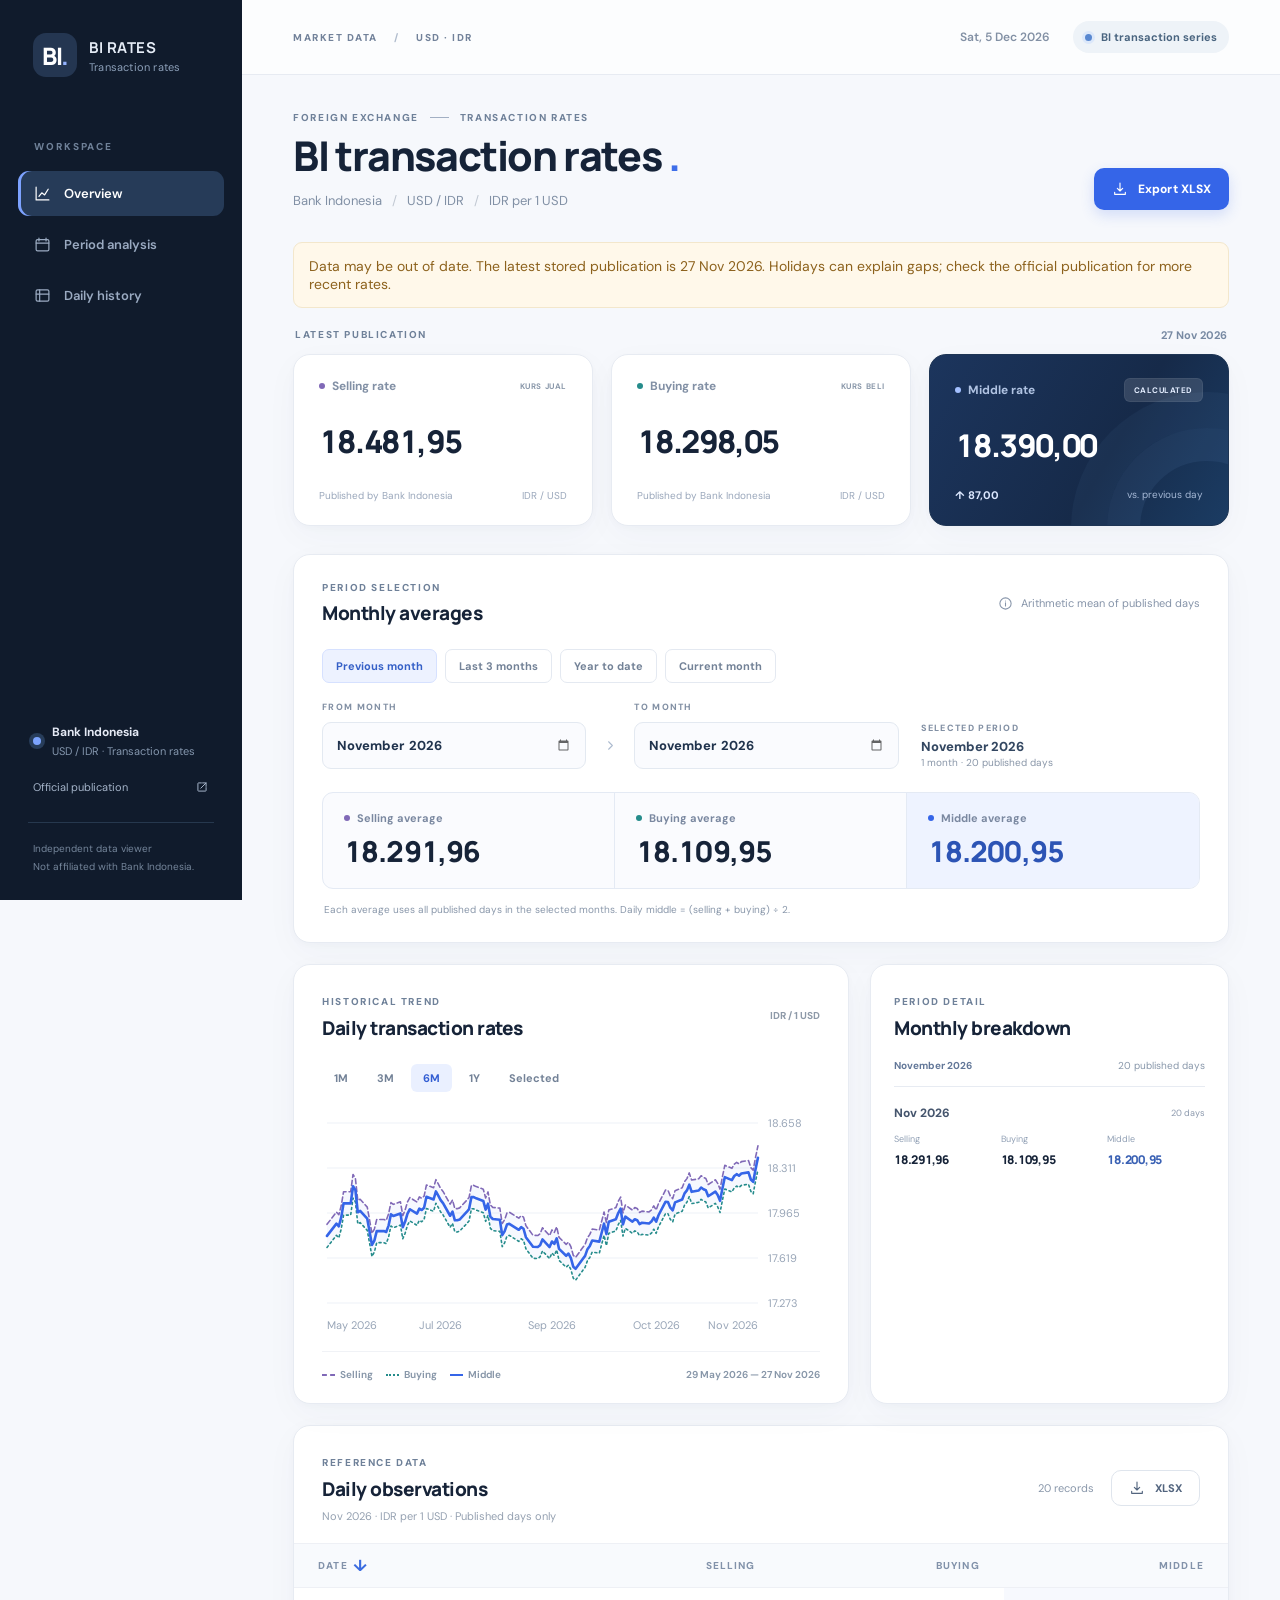
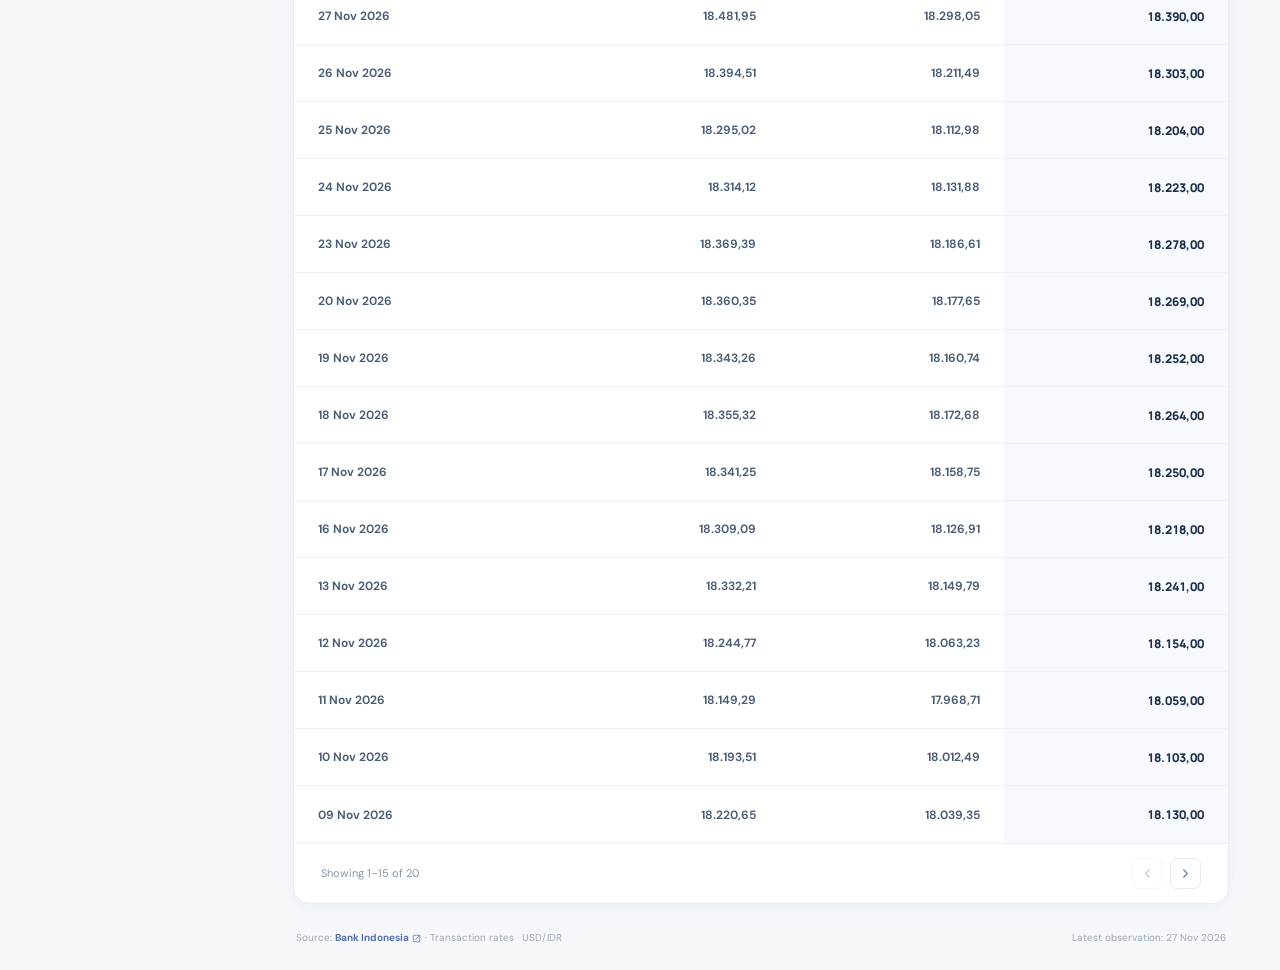
<file: index.html>
<!doctype html>
<html lang="en"><head><meta charset="utf-8"><meta name="viewport" content="width=device-width,initial-scale=1"><meta http-equiv="refresh" content="0;url=./docs/"><title>BI transaction rates</title><script>const target=new URL('./docs/',location.href);target.search=location.search;target.hash=location.hash;location.replace(target.href);</script></head><body><p><a href="./docs/">Open the BI transaction rates dashboard</a></p></body></html>
</file>
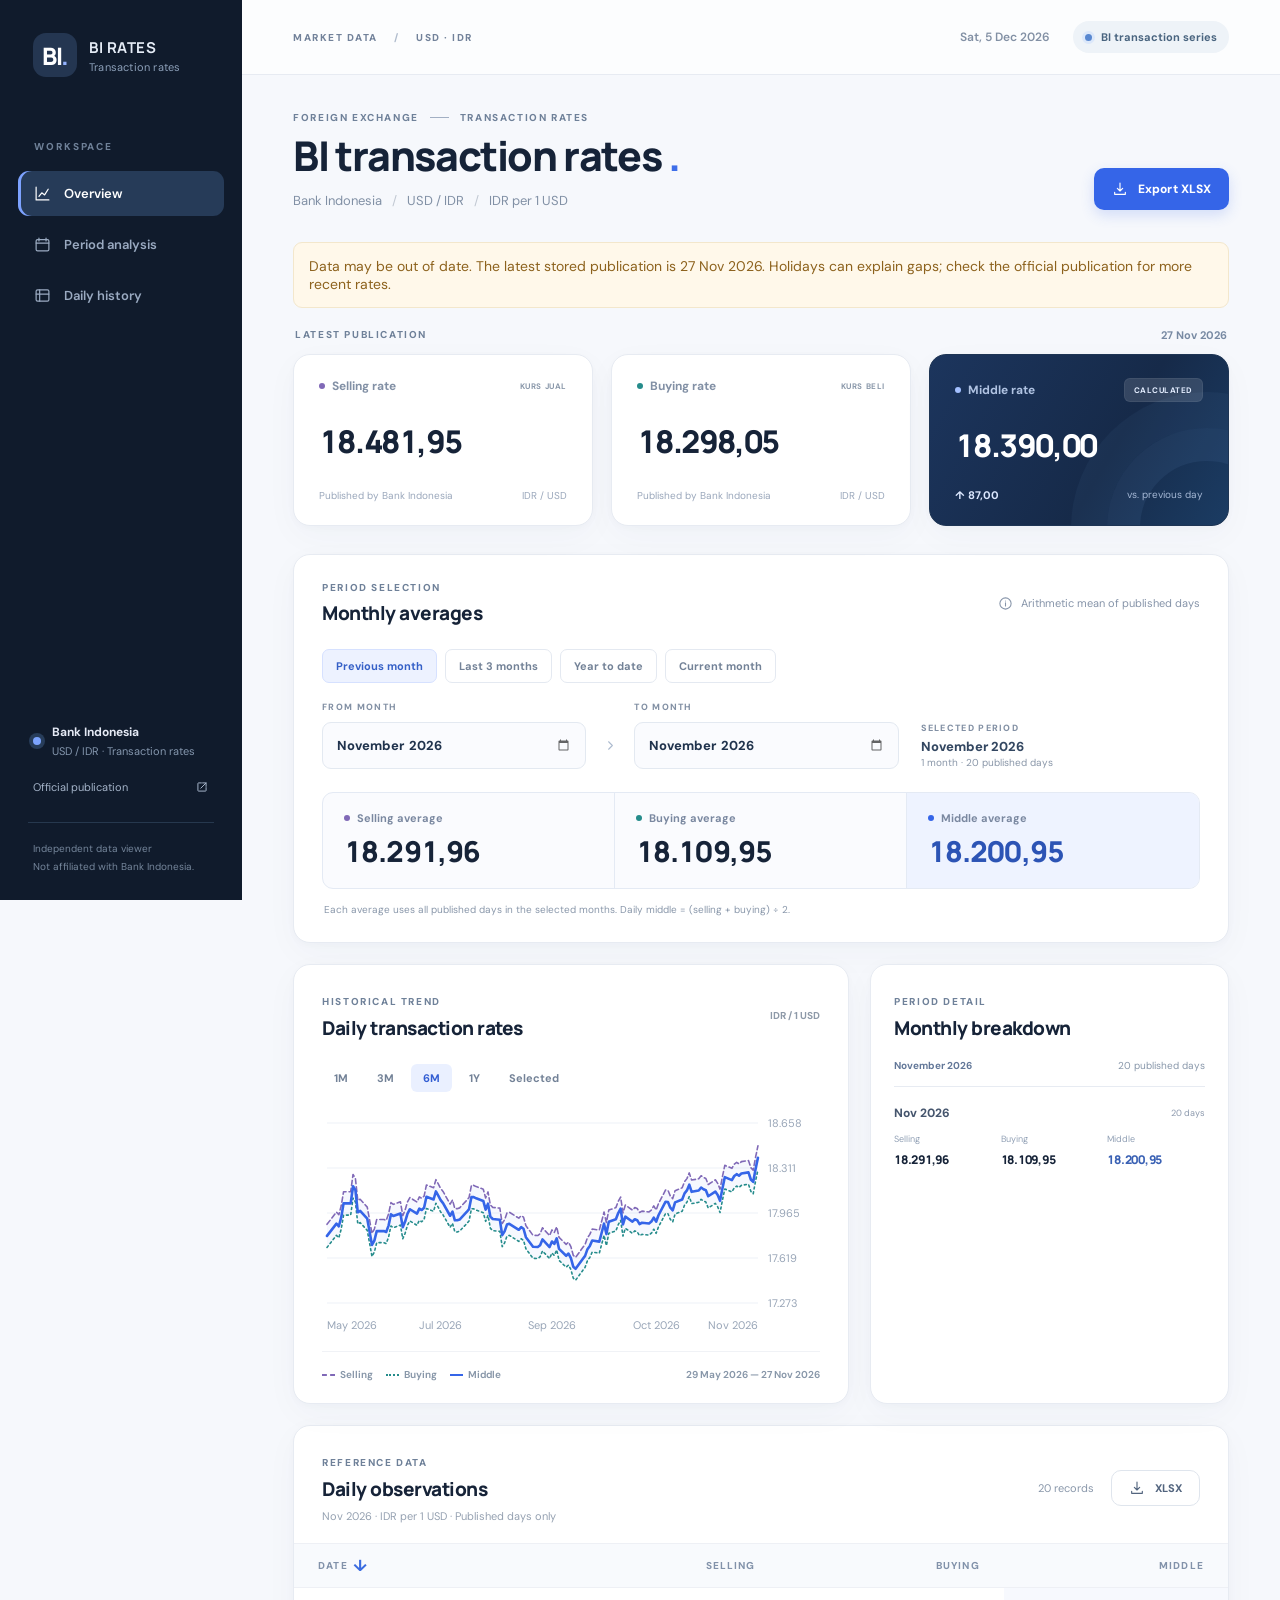
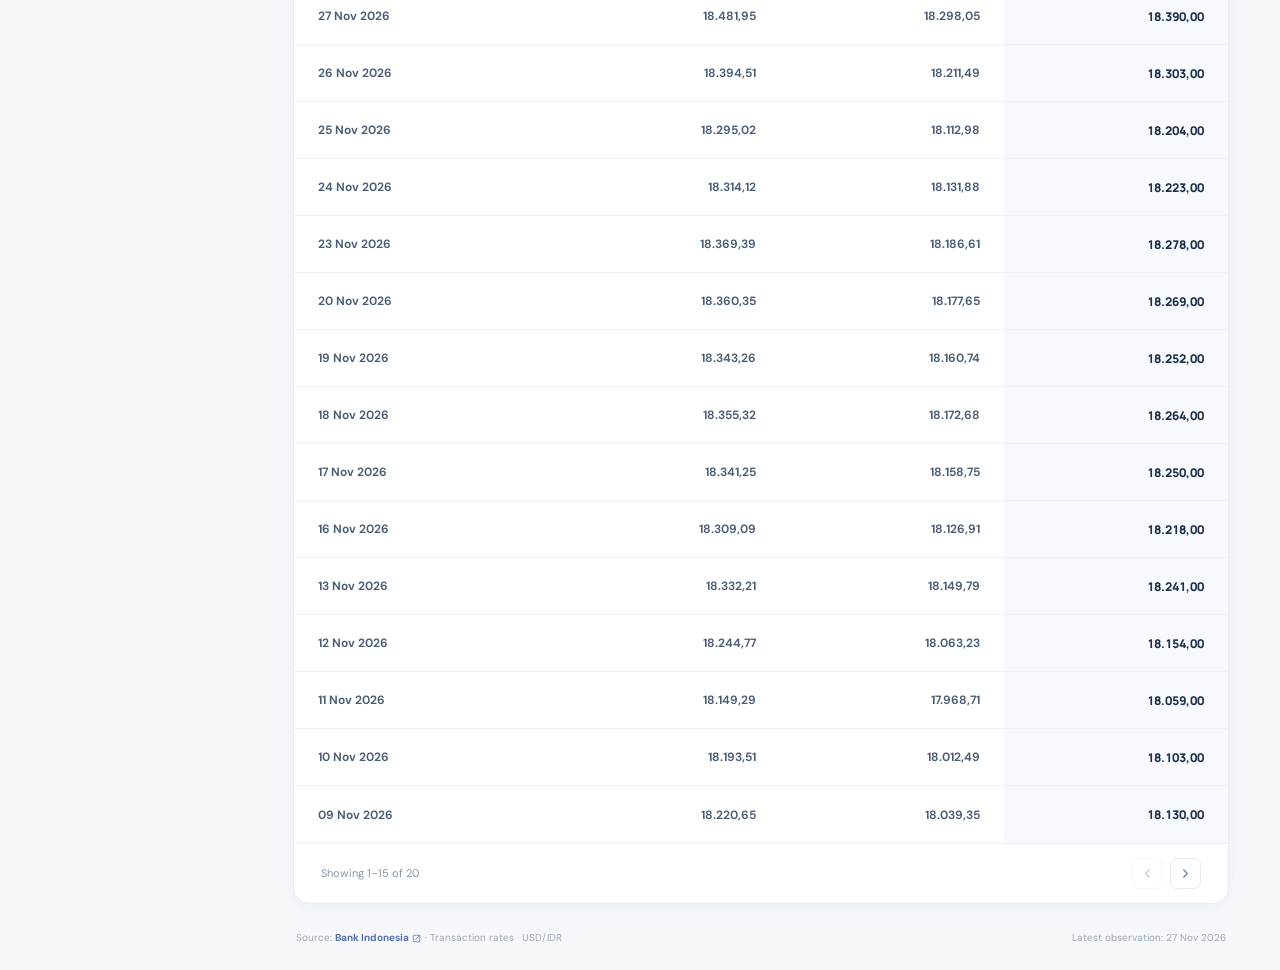
<file: docs/index.html>
<!doctype html>
<html lang="en">
<head>
  <meta charset="utf-8">
  <meta name="viewport" content="width=device-width, initial-scale=1, viewport-fit=cover">
  <meta name="theme-color" content="#101b2c">
  <meta name="description" content="Bank Indonesia USD/IDR transaction rates: selling, buying and calculated middle rates, monthly averages and Excel downloads.">
  <title>BI — USD/IDR Transaction Rates</title>
  <link rel="preconnect" href="https://fonts.googleapis.com">
  <link rel="preconnect" href="https://fonts.gstatic.com" crossorigin>
  <link href="https://fonts.googleapis.com/css2?family=DM+Sans:wght@400;500;600;700&family=Manrope:wght@400;500;600;700;800&display=swap" rel="stylesheet">
  <link rel="stylesheet" href="./styles.css">
  <link rel="icon" href="./favicon.svg" type="image/svg+xml">

  <script defer src="./xlsx.js"></script>
  <script defer src="./calculations.js"></script>
  <script defer src="./app.js"></script>
</head>
<body>
  <noscript><p>Please enable JavaScript to select periods and calculate transaction-rate averages.</p></noscript>
  <svg class="icon-sprite" xmlns="http://www.w3.org/2000/svg" aria-hidden="true">
    <symbol id="i-chart" viewBox="0 0 24 24"><path d="M3 3v18h18M7 16l4-5 4 3 5-8"/></symbol>
    <symbol id="i-layers" viewBox="0 0 24 24"><rect x="3" y="4" width="18" height="16" rx="2"/><path d="M3 10h18M8 4v16"/></symbol>
    <symbol id="i-calendar" viewBox="0 0 24 24"><rect x="3" y="5" width="18" height="16" rx="2"/><path d="M7 3v4m10-4v4M3 10h18"/></symbol>
    <symbol id="i-download" viewBox="0 0 24 24"><path d="M12 3v12m-4-4 4 4 4-4M4 17v3h16v-3"/></symbol>
    <symbol id="i-arrow" viewBox="0 0 24 24"><path d="M4 17 10 11l4 4 6-8M15 7h5v5"/></symbol>
    <symbol id="i-chevron" viewBox="0 0 24 24"><path d="m9 18 6-6-6-6"/></symbol>
    <symbol id="i-info" viewBox="0 0 24 24"><circle cx="12" cy="12" r="9"/><path d="M12 11v5M12 8h.01"/></symbol>
    <symbol id="i-alert" viewBox="0 0 24 24"><path d="M10.3 4.5 2.5 18a1.5 1.5 0 0 0 1.3 2.2h16.4a1.5 1.5 0 0 0 1.3-2.2L13.7 4.5a2 2 0 0 0-3.4 0Z"/><path d="M12 9v5m0 3h.01"/></symbol>
    <symbol id="i-external" viewBox="0 0 24 24"><path d="M13 5h6v6M19 5l-9 9"/><path d="M19 13v5a1 1 0 0 1-1 1H6a1 1 0 0 1-1-1V6a1 1 0 0 1 1-1h5"/></symbol>
  </svg>
  <div class="app-shell">
    <aside class="sidebar" id="sidebar">
      <div class="brand"><span class="brand-mark">BI<span class="brand-accent">.</span></span><span class="brand-copy"><strong>BI RATES</strong><small>Transaction rates</small></span></div>
      <div class="nav-heading">WORKSPACE</div>
      <nav class="side-nav" aria-label="Main navigation">
        <a class="nav-link active" href="#overview"><svg class="icon"><use href="#i-chart"/></svg>Overview</a>
        <a class="nav-link" href="#average"><svg class="icon"><use href="#i-calendar"/></svg>Period analysis</a>
        <a class="nav-link" href="#daily"><svg class="icon"><use href="#i-layers"/></svg>Daily history</a>
      </nav>
      <div class="sidebar-bottom">
        <div class="source-box"><span class="source-indicator"></span><div><strong>Bank Indonesia</strong><span>USD / IDR · Transaction rates</span></div></div>
        <a class="source-link" href="https://www.bi.go.id/id/statistik/informasi-kurs/transaksi-bi/Default.aspx" target="_blank" rel="noopener noreferrer">Official publication <svg class="icon"><use href="#i-external"/></svg></a>
        <div class="sidebar-divider"></div><div class="sidebar-disclaimer">Independent data viewer<br>Not affiliated with Bank Indonesia.</div>
      </div>
    </aside>
    <main class="main" id="overview">
      <header class="topbar"><div class="breadcrumbs">MARKET DATA <span>/</span> USD · IDR</div><div class="topbar-right"><span class="today-label" id="todayLabel"></span><span class="live-status"><span class="status-dot"></span>BI transaction series</span></div></header>
      <div class="content">
        <div class="page-heading">
          <div><div class="eyebrow">FOREIGN EXCHANGE <span class="eyebrow-line"></span> TRANSACTION RATES</div><h1>BI transaction rates&nbsp;<span class="title-dot">.</span></h1><p class="page-subtitle">Bank Indonesia <span class="sub-divider">/</span> USD / IDR <span class="sub-divider">/</span> IDR per 1 USD</p></div>
          <button class="btn btn-primary main-export" id="exportButton" aria-label="Export selected period to Excel" disabled><svg class="icon"><use href="#i-download"/></svg> Export XLSX</button>
        </div>
        <div id="loadingBanner" class="notice notice-loading" role="status"><span class="spinner"></span>Loading transaction rates…</div>
        <div id="errorBanner" class="notice notice-error hidden" role="alert"><svg class="icon"><use href="#i-alert"/></svg><span id="errorText">Data could not be loaded.</span><button class="text-button" id="retryButton">Retry</button></div>
        <div class="latest-heading"><span class="section-kicker">LATEST PUBLICATION</span><span id="latestDate">—</span></div>
        <section class="metric-grid" aria-label="Latest daily transaction rates">
          <article class="metric-card"><div class="metric-top"><span><i class="rate-dot sell-dot"></i>Selling rate</span><span class="rate-name">KURS JUAL</span></div><div class="metric-value metric-secondary" id="latestSell">—</div><div class="metric-bottom"><span class="metric-foot">Published by Bank Indonesia</span><span class="metric-foot">IDR / USD</span></div></article>
          <article class="metric-card"><div class="metric-top"><span><i class="rate-dot buy-dot"></i>Buying rate</span><span class="rate-name">KURS BELI</span></div><div class="metric-value metric-secondary" id="latestBuy">—</div><div class="metric-bottom"><span class="metric-foot">Published by Bank Indonesia</span><span class="metric-foot">IDR / USD</span></div></article>
          <article class="metric-card metric-card-primary"><div class="metric-top"><span><i class="rate-dot mid-dot"></i>Middle rate</span><span class="currency-label">CALCULATED</span></div><div class="metric-value" id="latestMid">—</div><div class="metric-bottom"><span id="dayChange" class="mid-change">—</span><span class="metric-foot">vs. previous day</span></div><div class="card-corner-art"></div></article>
        </section>
        <section class="filter-panel" id="average" aria-labelledby="filterTitle">
          <div class="section-header"><div><div class="section-kicker">PERIOD SELECTION</div><h2 id="filterTitle">Monthly averages</h2></div><div class="method-hint"><svg class="icon"><use href="#i-info"/></svg><span>Arithmetic mean of published days</span></div></div>
          <div class="quick-presets" role="group" aria-label="Period presets"><button class="preset active" data-preset="previous" aria-pressed="true">Previous month</button><button class="preset" data-preset="3months" aria-pressed="false">Last 3 months</button><button class="preset" data-preset="year" aria-pressed="false">Year to date</button><button class="preset" data-preset="current" aria-pressed="false">Current month</button></div>
          <div class="range-grid"><label class="field"><span>FROM MONTH</span><input type="month" id="fromMonth" aria-label="From month" aria-describedby="rangeError" min="2013-01"></label><div class="range-separator"><svg class="icon"><use href="#i-chevron"/></svg></div><label class="field"><span>TO MONTH</span><input type="month" id="toMonth" aria-label="To month" aria-describedby="rangeError" min="2013-01"></label><div class="range-overview"><span>SELECTED PERIOD</span><strong id="rangeLabel">—</strong><small id="rangeSubLabel">—</small></div></div>
          <div class="period-results" aria-label="Selected-period averages" aria-live="polite">
            <div class="period-result"><span><i class="rate-dot sell-dot"></i>Selling average</span><strong id="avgSell">—</strong></div>
            <div class="period-result"><span><i class="rate-dot buy-dot"></i>Buying average</span><strong id="avgBuy">—</strong></div>
            <div class="period-result period-result-mid"><span><i class="rate-dot mid-dot"></i>Middle average</span><strong id="avgMid">—</strong></div>
          </div>
          <p class="calculation-note">Each average uses all published days in the selected months. Daily middle = (selling + buying) ÷ 2.</p>
          <div id="rangeError" class="inline-error hidden" role="alert"></div>
          <div class="period-warning hidden" id="periodWarning" role="status"><svg class="icon"><use href="#i-alert"/></svg><div><strong>Incomplete month included</strong><p id="periodWarningDetail">Current-month data is not final. The average will change as Bank Indonesia publishes additional dates.</p></div></div>
          <div id="missingWarning" class="period-warning muted-warning hidden" role="status"><svg class="icon"><use href="#i-info"/></svg><div><strong>No observations for part of this period</strong><p id="missingWarningDetail"></p></div></div>
        </section>
        <div class="insight-grid">
          <section class="panel chart-panel" aria-labelledby="chartTitle">
            <div class="panel-heading"><div><span class="section-kicker">HISTORICAL TREND</span><h2 id="chartTitle">Daily transaction rates</h2></div><span class="chart-unit">IDR / 1 USD</span></div>
            <div class="chart-controls" role="group" aria-label="Chart time range"><button class="chart-period" data-chart="1M">1M</button><button class="chart-period" data-chart="3M">3M</button><button class="chart-period active" data-chart="6M">6M</button><button class="chart-period" data-chart="1Y">1Y</button><button class="chart-period" data-chart="range">Selected</button></div>
            <div class="chart-body"><div class="chart-tooltip hidden" id="chartTooltip"></div><svg id="trendChart" viewBox="0 0 800 310" role="img" aria-label="Historical selling, buying and middle exchange rates"></svg></div>
            <div class="chart-footer"><div class="chart-legend" aria-label="Chart series"><span><i class="legend-line sell-line"></i>Selling</span><span><i class="legend-line buy-line"></i>Buying</span><span><i class="legend-line mid-line"></i>Middle</span></div><span id="chartDateSpan">—</span></div>
          </section>
          <section class="panel breakdown-panel" aria-labelledby="breakdownTitle"><div class="panel-heading"><div><span class="section-kicker">PERIOD DETAIL</span><h2 id="breakdownTitle">Monthly breakdown</h2></div></div><div class="breakdown-context"><span id="breakdownPeriod">—</span><span id="breakdownObs">— published days</span></div><div id="monthList" class="month-list"><p class="empty-copy">Select a period to view the monthly breakdown.</p></div></section>
        </div>
        <section class="panel table-panel" id="daily" aria-labelledby="tableTitle">
          <div class="table-heading"><div><span class="section-kicker">REFERENCE DATA</span><h2 id="tableTitle">Daily observations</h2><p id="tableDescription">Dates within the selected month range</p></div><div class="table-actions"><span id="tableCount" class="row-count">— records</span><button class="btn btn-outline" id="tableExportButton" aria-label="Export daily observations to Excel" disabled><svg class="icon"><use href="#i-download"/></svg> XLSX</button></div></div>
          <div class="table-scroller"><table><thead><tr><th scope="col"><button id="sortDateButton" class="sort-button" title="Change date order">DATE <span id="sortIndicator">↓</span></button></th><th scope="col" class="align-right">SELLING</th><th scope="col" class="align-right">BUYING</th><th scope="col" class="align-right">MIDDLE</th></tr></thead><tbody id="rateTable"><tr><td colspan="4" class="table-empty">Loading data…</td></tr></tbody></table></div>
          <div class="table-pagination"><span id="paginationLabel">—</span><div class="pagination-buttons"><button id="prevPage" aria-label="Previous page" disabled><svg class="icon chevron-left"><use href="#i-chevron"/></svg></button><button id="nextPage" aria-label="Next page" disabled><svg class="icon"><use href="#i-chevron"/></svg></button></div></div>
        </section>
        <footer class="page-footer"><span>Source: <a href="https://www.bi.go.id/id/statistik/informasi-kurs/transaksi-bi/Default.aspx" target="_blank" rel="noopener noreferrer">Bank Indonesia <svg class="icon icon-inline"><use href="#i-external"/></svg></a> · Transaction rates · USD/IDR</span><span id="dataFooter">—</span></footer>
      </div>
    </main>
  </div>
  <div id="toast" class="toast hidden" role="status" aria-live="polite"></div>
</body>
</html>
</file>
<file: docs/styles.css>
:root{color-scheme:light;--ink:#162338;--ink-2:#34445a;--muted:#8190a5;--muted-2:#9daaBB;--line:#e7ebf2;--line-dark:#dfe5ee;--blue:#3565e8;--blue-dark:#2555d6;--blue-10:#eef3ff;--paper:#fff;--bg:#f6f8fc;--sidebar:#101b2c;--good:#11885a;--bad:#c54758;--amber:#9d6c17;--radius:17px;--shadow:0 2px 7px rgba(31,51,84,.025),0 10px 34px rgba(37,57,88,.032);font-family:"DM Sans",system-ui,-apple-system,"Segoe UI",sans-serif;font-synthesis:none}
*,*:before,*:after{box-sizing:border-box}html{scroll-behavior:smooth;scroll-padding-top:26px}body{margin:0;background:var(--bg);color:var(--ink);font-size:14px;-webkit-font-smoothing:antialiased}button,input{font:inherit}button{cursor:pointer}button:disabled{cursor:not-allowed;opacity:.42}a{color:inherit;text-decoration:none}svg{display:block}.icon-sprite{position:absolute;width:0;height:0;overflow:hidden}.icon{width:18px;height:18px;stroke:currentColor;fill:none;stroke-width:1.7;stroke-linecap:round;stroke-linejoin:round;flex:none}.hidden{display:none!important}
.app-shell{display:grid;grid-template-columns:242px minmax(0,1fr);min-height:100vh}.sidebar{position:sticky;top:0;align-self:start;height:100vh;background:var(--sidebar);color:#e5ecf6;display:flex;flex-direction:column;padding:33px 18px 24px;z-index:10;overflow:auto}.brand{display:flex;align-items:center;gap:12px;padding:0 15px;margin-bottom:63px}.brand-mark{height:44px;width:44px;border-radius:13px;display:grid;place-items:center;font-family:"Manrope",sans-serif;font-weight:800;font-size:29px;letter-spacing:-3px;background:#243651;color:#fff;padding-right:3px}.brand-accent{color:#93b3ff}.brand-copy{display:flex;flex-direction:column;gap:2px}.brand-copy strong{font-family:Manrope,sans-serif;letter-spacing:.55px;font-size:15px}.brand-copy small{font-size:11px;color:#8c9fb8;letter-spacing:.2px}.nav-heading{color:#6f8198;font-size:10px;letter-spacing:1.9px;font-weight:800;padding:0 16px;margin-bottom:18px}.side-nav{display:flex;flex-direction:column;gap:6px}.nav-link{display:flex;align-items:center;gap:13px;color:#9aaac1;padding:14px 16px;border-radius:11px;font-size:13px;font-weight:600;transition:background .2s,color .2s;outline-offset:3px}.nav-link .icon{width:17px;height:17px}.nav-link:hover{color:#fff;background:#1d2c42}.nav-link.active{color:#fff;background:#263b58;box-shadow:inset 3px 0 #7da2ff}.sidebar-bottom{margin-top:auto;padding:14px 10px 0}.source-box{display:flex;align-items:center;gap:11px;padding:15px 5px 11px}.source-box strong,.source-box span{display:block}.source-box strong{font-size:12px;color:#e4e9f4;font-weight:700}.source-box div span{font-size:11px;color:#8496ad;margin-top:4px}.source-indicator{height:8px;width:8px;background:#7ca4ff;border-radius:50%;box-shadow:0 0 0 4px #273d5a;flex:none}.source-link{display:flex;align-items:center;justify-content:space-between;font-size:11px;color:#a5b4c9;padding:11px 5px;transition:color .2s}.source-link:hover{color:#fff}.source-link .icon{width:14px;height:14px}.sidebar-divider{height:1px;background:#26384e;margin:17px 0}.sidebar-disclaimer{font-size:10px;line-height:1.8;color:#75869b;padding-left:5px}
.main{min-width:0}.topbar{height:75px;display:flex;align-items:center;justify-content:space-between;padding:0 clamp(24px,4vw,60px);border-bottom:1px solid var(--line);background:rgba(255,255,255,.72)}.breadcrumbs{font-size:10px;font-weight:800;letter-spacing:1.5px;color:#72829a}.breadcrumbs span{padding:0 13px;color:#b0bccd}.topbar-right{display:flex;align-items:center;gap:23px}.today-label{color:#8290a4;font-size:12px;font-weight:600}.live-status{display:flex;align-items:center;gap:9px;font-size:11px;font-weight:700;color:#49647f;background:#eef3f8;padding:9px 12px;border-radius:24px;white-space:nowrap}.status-dot{height:7px;width:7px;border-radius:50%;background:#5988d0;box-shadow:0 0 0 3px #dce8fa}
.content{max-width:1490px;margin:0 auto;padding:36px clamp(24px,4vw,60px) 26px}.page-heading{display:flex;align-items:flex-end;justify-content:space-between;gap:22px;margin-bottom:32px}.eyebrow,.section-kicker{font-size:10px;color:#6f8199;letter-spacing:1.6px;font-weight:800}.eyebrow{display:flex;align-items:center;gap:11px;margin-bottom:8px}.eyebrow-line{width:19px;height:1px;background:#a2afc3}.page-heading h1{font:800 clamp(32px,4.1vw,46px)/1.17 "Manrope",sans-serif;letter-spacing:-1.7px;margin:0}.title-dot{color:#3e6ee9}.page-subtitle{font-size:13px;color:#8190a5;margin:12px 0 1px}.sub-divider{color:#c1c8d2;padding:0 7px}.btn{border-radius:10px;min-height:42px;display:inline-flex;align-items:center;justify-content:center;gap:10px;padding:0 17px;font-size:12px;font-weight:800;letter-spacing:.05px;border:1px solid transparent;transition:transform .15s,box-shadow .15s,background .15s;white-space:nowrap}.btn:not(:disabled):active{transform:translateY(1px)}.btn-primary{background:var(--blue);color:white;box-shadow:0 5px 14px rgba(53,101,232,.19)}.btn-primary:hover:not(:disabled){background:var(--blue-dark);box-shadow:0 6px 21px rgba(53,101,232,.25)}.btn .icon{width:16px;height:16px}.btn-outline{border-color:#dfe5ed;color:#52647e;background:white}.btn-outline:hover:not(:disabled){background:#f5f8fd}
.notice{display:flex;gap:12px;align-items:center;padding:12px 17px;border-radius:11px;font-size:12px;margin-bottom:20px}.notice-loading{background:#ecf2ff;color:#3d61a3}.notice-error{background:#fff1f0;border:1px solid #ffd5d1;color:#ae3e37}.notice-error .icon{width:18px;height:18px}.text-button{margin-left:auto;border:0;background:transparent;font-weight:800;color:inherit;text-decoration:underline}.spinner{display:inline-block;width:13px;height:13px;border:2px solid #bacbf5;border-right-color:#366aea;border-radius:50%;animation:spin .8s linear infinite}@keyframes spin{to{transform:rotate(360deg)}}
.metric-grid{display:grid;grid-template-columns:1.12fr .94fr 1.12fr;gap:18px;margin-bottom:28px}.metric-card{background:#fff;border:1px solid var(--line);border-radius:var(--radius);min-width:0;min-height:180px;padding:23px 25px;box-shadow:var(--shadow);position:relative;overflow:hidden;display:flex;flex-direction:column;justify-content:space-between}.metric-top{display:flex;align-items:center;justify-content:space-between;gap:10px;font-weight:700;color:#8290a5;font-size:12px;position:relative;z-index:1}.metric-card-primary{background:linear-gradient(120deg,#1c355d,#162a49 60%,#1b3c63);border-color:#1e3554;color:#fff}.metric-card-primary .metric-top{color:#b0c3e2}.currency-label{font-size:10px;color:#e3edff;background:rgba(255,255,255,.13);padding:6px 9px;border:1px solid rgba(255,255,255,.06);border-radius:6px;white-space:nowrap}.metric-value{font:800 clamp(27px,2.6vw,36px)/1.12 Manrope,sans-serif;letter-spacing:-1.35px;position:relative;z-index:1;font-variant-numeric:tabular-nums;white-space:nowrap;margin-top:19px}.metric-secondary{font-size:clamp(24px,2.45vw,33px);letter-spacing:-1.4px}.metric-bottom{display:flex;align-items:center;justify-content:space-between;gap:7px;margin-top:18px;position:relative;z-index:1}.date-chip{font-size:11px;font-weight:700;color:#d5e4fa;border-radius:5px;background:rgba(255,255,255,.09);padding:6px 9px}.metric-foot{font-size:10px;color:#9aa7bb;white-space:nowrap}.metric-card-primary .metric-foot{color:#a5b8d5}.metric-icon{width:30px;height:30px;border-radius:8px;color:#6c86a9;background:#eef2f8;display:grid;place-items:center}.metric-icon .icon{width:16px;height:16px}.metric-icon-blue{color:#5277d6;background:#edf2ff}.change-pill{font-size:11px;font-weight:800;padding:6px 8px;border-radius:6px;white-space:nowrap}.change-pill.up{color:#bb5363;background:#fff0f1}.change-pill.down{color:#11845a;background:#e9f8f0}.change-pill.neutral{color:#748399;background:#f0f2f5}.period-label{font-size:11px;font-weight:750;color:#5677bc;background:#eff3ff;padding:6px 8px;border-radius:5px;max-width:60%;overflow:hidden;text-overflow:ellipsis;white-space:nowrap}.card-corner-art{position:absolute;width:200px;height:200px;right:-79px;bottom:-103px;border-radius:50%;border:33px solid rgba(117,157,217,.085);box-shadow:0 0 0 36px rgba(117,157,217,.055)}
.filter-panel,.panel{background:var(--paper);border:1px solid var(--line);border-radius:var(--radius);box-shadow:var(--shadow)}.filter-panel{padding:26px 28px 24px;margin-bottom:21px}.section-header,.panel-heading{display:flex;justify-content:space-between;align-items:center;gap:15px}.section-header h2,.panel-heading h2,.table-heading h2{font:800 19px/1.3 Manrope,sans-serif;letter-spacing:-.5px;margin:7px 0 0}.method-hint{display:flex;align-items:center;gap:8px;color:#8694a9;font-size:11px;white-space:nowrap}.method-hint .icon{height:15px;width:15px}.quick-presets{display:flex;align-items:center;gap:8px;flex-wrap:wrap;margin-top:23px;margin-bottom:18px}.preset,.chart-period{border:1px solid #e4e9f1;border-radius:7px;background:#fff;color:#738297;font-weight:700;font-size:11px;padding:9px 13px;transition:background .15s,border-color .15s,color .15s}.preset:hover,.chart-period:hover{border-color:#becdf4;color:#4767ab}.preset.active{background:#edf2ff;color:#3560c7;border-color:#d6e1ff}.range-grid{display:grid;grid-template-columns:minmax(160px,1.1fr) 22px minmax(160px,1.1fr) minmax(170px,1.2fr);gap:13px;align-items:end}.field{display:flex;flex-direction:column;gap:9px;min-width:0}.field>span,.range-overview>span{color:#8290a4;font-size:9px;font-weight:800;letter-spacing:1.3px}.field input{height:47px;width:100%;background:#fafbfe;border:1px solid #e3e9f1;border-radius:9px;padding:0 13px;color:#20334d;outline:none;font-size:13px;font-weight:750;min-width:0}.field input:focus{border-color:#6e91f2;box-shadow:0 0 0 3px #edf3ff}.field input::-webkit-calendar-picker-indicator{cursor:pointer;opacity:.6}.range-separator{display:flex;justify-content:center;align-items:center;height:47px;color:#adbbcf}.range-separator .icon{width:15px;height:15px}.range-overview{height:47px;margin-left:9px;display:flex;flex-direction:column;justify-content:center;gap:4px;min-width:0}.range-overview strong{font-size:13px;font-weight:800;overflow:hidden;text-overflow:ellipsis;white-space:nowrap;color:#334761}.range-overview small{color:#8996a8;font-size:10px}.inline-error{margin-top:14px;color:#be4153;font-size:12px}.period-warning{display:flex;align-items:flex-start;gap:11px;margin-top:18px;padding:14px 15px;background:#fff8ea;border:1px solid #f3e7cc;border-radius:9px;color:#8d621d}.period-warning .icon{width:17px;height:17px;margin-top:2px}.period-warning strong{font-size:12px}.period-warning p{margin:5px 0 0;font-size:11px;line-height:1.6}.muted-warning{background:#f2f6fc;border-color:#e4eaf4;color:#58708e}
.insight-grid{display:grid;grid-template-columns:minmax(0,1.7fr) minmax(270px,.95fr);gap:21px;margin-bottom:21px}.panel{min-width:0}.chart-panel{padding:26px 28px 20px}.chart-unit{font-size:11px;color:#8d99a8;font-weight:700}.chart-controls{margin-top:23px;display:flex;align-items:center;gap:5px}.chart-period{border:0;border-radius:6px;padding:7px 12px}.chart-period.active{background:#eaf0ff;color:#335ed3}.chart-body{position:relative;min-height:290px;margin-top:6px}.chart-body svg{width:100%;height:auto;overflow:visible;min-height:250px;touch-action:pan-y}.chart-body .grid-line{stroke:#edf1f7;stroke-width:1}.chart-body .axis-label{font-size:11px;fill:#98a5b7;font-family:"DM Sans",sans-serif}.chart-body .line-path{fill:none;stroke:#3a6fe3;stroke-width:2.9;stroke-linecap:round;stroke-linejoin:round}.chart-body .area-path{fill:url(#chartGradient)}.chart-body .focus-line{stroke:#a0b4d8;stroke-dasharray:4 4;stroke-width:1.2}.chart-body .focus-point{fill:#fff;stroke:#3565e8;stroke-width:3}.chart-tooltip{position:absolute;z-index:2;background:#14243e;color:#fff;padding:11px 13px;box-shadow:0 8px 26px rgba(15,32,56,.18);border-radius:8px;pointer-events:none;transform:translate(-50%,-100%);white-space:nowrap;text-align:center;font-size:11px}.chart-tooltip b{font-size:14px;display:block;margin-top:4px;font-family:Manrope,sans-serif}.chart-tooltip span{color:#aabbd1}.chart-footer{display:flex;justify-content:space-between;gap:10px;align-items:center;margin-top:13px;border-top:1px solid #f0f2f6;padding-top:15px;color:#8897a9;font-size:10px;font-weight:650}.chart-footer>span:first-child{display:flex;align-items:center;gap:8px}.legend-dot{width:7px;height:7px;border-radius:50%;background:#3a6fe3}
.breakdown-panel{padding:26px 23px 20px;display:flex;flex-direction:column}.breakdown-summary{margin-top:24px;border-radius:11px;background:#f2f6ff;padding:17px 18px;display:flex;flex-direction:column;align-items:flex-start;gap:7px}.breakdown-summary span{font-size:11px;color:#7286a9;font-weight:750}.breakdown-summary strong{font-size:26px;font-family:Manrope,sans-serif;letter-spacing:-1px;font-variant-numeric:tabular-nums}.breakdown-summary small{font-size:10px;color:#94a2b8}.month-list{margin-top:10px;display:flex;flex-direction:column;gap:0;min-height:150px;max-height:290px;overflow:auto;scrollbar-width:thin}.month-row{padding:13px 3px;border-bottom:1px solid #edf0f4}.month-row:last-child{border-bottom:0}.month-row-head{display:flex;align-items:center;justify-content:space-between;gap:10px}.month-name{font-size:12px;font-weight:750;color:#45556d}.month-mean{font-family:Manrope,sans-serif;font-size:12px;font-weight:800;font-variant-numeric:tabular-nums}.month-sub{display:flex;justify-content:space-between;color:#98a4b5;font-size:10px;margin-top:6px}.month-track{margin-top:9px;width:100%;height:4px;border-radius:8px;background:#ecf0f6;overflow:hidden}.month-track>span{display:block;height:100%;border-radius:8px;background:#6289e7}.empty-copy{font-size:12px;color:#8f9caf;line-height:1.7}
.table-panel{overflow:hidden}.table-heading{padding:26px 28px 20px;display:flex;justify-content:space-between;align-items:center;gap:15px}.table-heading p{font-size:11px;color:#95a1b1;margin:8px 0 0}.table-actions{display:flex;align-items:center;gap:17px}.row-count{font-size:11px;color:#8997aa;white-space:nowrap}.table-actions .btn{min-height:36px;font-size:11px}.table-scroller{width:100%;overflow:auto}.table-scroller table{width:100%;border-collapse:collapse;white-space:nowrap;min-width:560px}.table-scroller th{height:44px;background:#f8fafd;text-align:left;color:#8292aa;font-size:10px;letter-spacing:1.15px;font-weight:800;padding:0 28px;border-top:1px solid #eef0f5;border-bottom:1px solid #eef0f5}.table-scroller th.align-right{text-align:right}.table-scroller td{height:57px;padding:0 28px;border-bottom:1px solid #f0f2f6;color:#495c73;font-size:12px;font-weight:650}.table-scroller tr:last-child td{border-bottom:0}.table-scroller tbody tr:hover{background:#fbfcff}.table-scroller td.align-right{text-align:right;font-variant-numeric:tabular-nums}.rate-text{color:#1d3049;font-family:Manrope,sans-serif;font-size:12px;font-weight:800}.pair-badge{font-size:10px;letter-spacing:.5px;border:1px solid #e5eaf1;background:#f6f8fb;padding:6px 9px;border-radius:6px;color:#728399;font-weight:750}.daily-up{color:#be5361}.daily-down{color:#13875b}.daily-flat{color:#9ba7b5}.sort-button{font-size:10px;letter-spacing:1.15px;font-weight:800;background:none;color:inherit;border:0;padding:0;display:flex;align-items:center;gap:10px}.sort-button span{font-size:16px;color:#3b6ce0}.table-empty{text-align:center;height:100px!important;font-weight:500!important;color:#8796a7!important}.table-pagination{display:flex;align-items:center;justify-content:space-between;padding:14px 27px;border-top:1px solid #edf0f4;color:#8594a8;font-size:11px}.pagination-buttons{display:flex;gap:7px}.pagination-buttons button{width:31px;height:31px;display:grid;place-items:center;background:#fff;border:1px solid #e5eaf0;border-radius:7px;color:#647b99}.pagination-buttons button:not(:disabled):hover{background:#f1f5ff;border-color:#bcccec}.pagination-buttons .icon{width:15px;height:15px}.chevron-left{transform:rotate(180deg)}
.page-footer{display:flex;justify-content:space-between;gap:16px;flex-wrap:wrap;color:#9ba6b5;font-size:10px;padding:27px 3px 0}.page-footer a{font-weight:700;color:#5572aa}.page-footer a:hover{text-decoration:underline}.icon-inline{width:11px;height:11px;display:inline-block;vertical-align:middle}.toast{position:fixed;right:25px;bottom:25px;z-index:40;background:#162a46;color:#fff;padding:13px 19px;border-radius:10px;box-shadow:0 12px 33px rgba(17,35,64,.2);font-size:12px;max-width:min(420px,calc(100vw - 40px))}
@media(max-width:1260px){.app-shell{grid-template-columns:215px minmax(0,1fr)}.sidebar{padding-left:12px;padding-right:12px}.content{padding-left:28px;padding-right:28px}.topbar{padding-left:28px;padding-right:28px}.metric-card{padding:21px 19px}.metric-grid{gap:12px}.metric-foot{font-size:9px}.range-grid{grid-template-columns:1fr 18px 1fr}.range-overview{margin:4px 0 0;grid-column:1 / -1;height:auto}.insight-grid{grid-template-columns:minmax(0,1.5fr) minmax(265px,1fr);gap:14px}.chart-panel{padding:22px}.breakdown-panel{padding:22px}}
@media(max-width:1000px){.sidebar{width:71px;padding:22px 9px}.app-shell{grid-template-columns:71px minmax(0,1fr)}.brand{padding:0 4px;margin-bottom:46px}.brand-copy,.nav-heading,.nav-link:not(.active),.nav-link.active{font-size:0}.nav-link{justify-content:center;padding:15px 0}.nav-link .icon{width:19px;height:19px}.sidebar-bottom{display:none}.nav-link.active{box-shadow:inset 3px 0 #7da2ff}.brand-mark{width:44px;height:44px}.metric-grid{grid-template-columns:1fr 1fr}.metric-card-primary{grid-column:1 / -1;min-height:150px}.metric-card-primary .metric-value{font-size:37px}.metric-card:not(.metric-card-primary){min-height:145px}.insight-grid{grid-template-columns:minmax(0,1fr)}.breakdown-panel{display:block}.month-list{max-height:260px}.metric-secondary{font-size:clamp(24px,3vw,30px)}}
@media(max-width:700px){html{scroll-padding-top:102px}.app-shell{display:block}.sidebar{position:sticky;top:0;width:100%;height:64px;display:flex;flex-direction:row;align-items:center;justify-content:space-between;padding:8px 15px;border-bottom:1px solid #263f5d;overflow:hidden}.brand{margin:0;padding:0;gap:9px}.brand-mark{height:38px;width:38px;font-size:24px;border-radius:10px}.brand-copy{display:flex}.brand-copy strong{font-size:12px}.brand-copy small{font-size:9px}.side-nav{flex-direction:row;align-items:center;gap:3px}.nav-link,.nav-link:not(.active),.nav-link.active{font-size:0;width:38px;height:40px;padding:0;display:grid;place-items:center}.nav-link.active{box-shadow:inset 0 -2px #7da2ff}.nav-heading,.sidebar-bottom{display:none}.topbar{height:49px;padding:0 19px}.breadcrumbs{font-size:9px}.breadcrumbs span{padding:0 8px}.topbar-right{gap:5px}.today-label{display:none}.live-status{font-size:10px;padding:6px 9px}.content{padding:26px 17px 28px}.page-heading{align-items:flex-start;margin-bottom:24px;gap:12px}.page-heading h1{font-size:35px}.page-subtitle{font-size:11px;line-height:1.6}.eyebrow{font-size:8px;letter-spacing:1.3px}.main-export{width:41px;min-width:41px;height:41px;font-size:0;padding:0;border-radius:11px}.main-export .icon{width:18px;height:18px}.metric-grid{gap:11px;margin-bottom:18px}.metric-card{padding:17px 16px;border-radius:13px}.metric-card-primary{min-height:154px}.metric-top{font-size:10px}.currency-label{font-size:9px}.metric-value{margin-top:13px}.metric-card-primary .metric-value{font-size:34px}.metric-secondary{font-size:clamp(21px,4.8vw,28px);letter-spacing:-1.1px}.metric-card:not(.metric-card-primary){min-height:139px}.metric-icon{width:25px;height:25px}.metric-icon .icon{width:14px;height:14px}.metric-bottom{flex-wrap:wrap;align-items:flex-start;gap:5px;margin-top:11px}.metric-card-primary .metric-bottom{flex-wrap:nowrap}.metric-foot{font-size:9px}.date-chip{font-size:10px}.change-pill{font-size:10px}.period-label{max-width:100%;font-size:10px}.filter-panel{padding:20px 17px;border-radius:13px;margin-bottom:15px}.section-header{align-items:flex-start}.section-header h2,.panel-heading h2,.table-heading h2{font-size:17px}.method-hint{max-width:100px;white-space:normal;font-size:9px;line-height:1.5;align-items:flex-start}.method-hint .icon{width:13px;height:13px}.quick-presets{margin-top:18px;gap:6px}.preset{font-size:10px;padding:8px 10px}.range-grid{grid-template-columns:minmax(0,1fr) minmax(0,1fr);gap:9px}.range-separator{display:none}.field input{font-size:12px;padding:0 8px;height:44px}.field>span,.range-overview>span{font-size:8px}.range-overview{margin-top:8px}.period-warning{margin-top:13px}.insight-grid{gap:15px;margin-bottom:15px}.chart-panel,.breakdown-panel{padding:20px 16px;border-radius:13px}.chart-controls{margin-top:16px}.chart-period{font-size:10px;padding:7px 11px}.chart-body{min-height:220px}.chart-body svg{min-height:210px}.chart-footer{font-size:9px}.breakdown-summary{margin-top:17px}.table-panel{border-radius:13px}.table-heading{padding:20px 16px;align-items:flex-start}.table-actions{gap:9px}.row-count{display:none}.table-actions .btn{padding:0 11px;font-size:10px}.table-scroller th{padding:0 17px}.table-scroller td{padding:0 17px}.table-pagination{padding:13px 16px}.page-footer{line-height:1.8;gap:4px;padding-top:18px}}
@media(max-width:390px){.content{padding-left:12px;padding-right:12px}.metric-card{padding:16px 12px}.metric-card-primary .metric-value{font-size:31px}.metric-secondary{font-size:21px}.metric-bottom .metric-foot{white-space:normal}.preset{padding:8px 9px}.chart-period{padding:7px 9px}.section-kicker{font-size:9px}}
@media(prefers-reduced-motion:reduce){*{scroll-behavior:auto!important;animation:none!important;transition:none!important}}


/* Transaction series: preserve the JISDOR layout and show all three rates. */
:root{--sell:#8069b7;--buy:#258c8b;--mid:#3565e8}
.brand-mark{display:flex;align-items:center;justify-content:center;font-size:24px;letter-spacing:-1.5px;padding-right:0;flex:none}.brand-accent{display:inline}.brand-copy{min-width:0}
.page-heading h1{font-size:clamp(28px,3.5vw,41px);letter-spacing:-1.4px}.latest-heading{display:flex;align-items:center;justify-content:space-between;margin:0 2px 12px;gap:12px}.latest-heading>span:last-child{font-size:11px;color:#788aa3;font-weight:700}
.metric-grid{grid-template-columns:repeat(3,minmax(0,1fr))}.metric-top>span:first-child{display:flex;align-items:center;gap:7px}.rate-name{font-size:8px;letter-spacing:.6px;color:#8a98aa;white-space:nowrap}.rate-dot{display:inline-block;width:6px;height:6px;border-radius:50%;flex:none}.sell-dot{background:var(--sell)}.buy-dot{background:var(--buy)}.mid-dot{background:var(--mid)}.metric-card-primary .mid-dot{background:#a4c0ff}.metric-value,.metric-secondary{font-size:clamp(25px,2.45vw,34px);letter-spacing:-1.2px}.metric-bottom{flex-wrap:wrap}.metric-card{min-height:172px}.mid-change{font-size:11px;font-weight:750;color:#dce8ff}.metric-card-primary .currency-label{font-size:8px;letter-spacing:.5px}
.period-results{display:grid;grid-template-columns:repeat(3,minmax(0,1fr));margin-top:23px;border:1px solid #e4eaf4;background:#fafbfe;border-radius:11px;overflow:hidden}.period-result{min-width:0;padding:18px 21px;border-right:1px solid #e4eaf4}.period-result:last-child{border-right:0}.period-result>span{display:flex;align-items:center;gap:7px;font-size:11px;font-weight:700;color:#7a88a0}.period-result strong{display:block;font:800 clamp(22px,2.25vw,30px)/1.3 Manrope,sans-serif;font-variant-numeric:tabular-nums;letter-spacing:-.9px;margin-top:8px;white-space:nowrap}.period-result-mid{background:#eef3ff}.period-result-mid strong{color:#2c54b5}.calculation-note{font-size:10px;line-height:1.7;color:#8997aa;margin:12px 2px 0}
.chart-body{min-height:0}.chart-tooltip span{display:block}.chart-tooltip b{font-size:11px;text-align:left;font-family:"DM Sans",sans-serif;display:flex;justify-content:space-between;font-variant-numeric:tabular-nums}.chart-tooltip{padding:11px 14px;min-width:151px;line-height:1.5}.chart-legend{display:flex;gap:13px;flex-wrap:wrap}.chart-legend>span{display:flex;align-items:center;gap:5px}.legend-line{width:13px;height:0;border-top:2px solid var(--mid)}.sell-line{border-color:var(--sell);border-top-style:dashed}.buy-line{border-color:var(--buy);border-top-style:dotted}.chart-footer{flex-wrap:wrap;line-height:1.6}.chart-footer>span{white-space:nowrap}.chart-unit{white-space:nowrap;font-size:10px}
.insight-grid{grid-template-columns:minmax(0,1.55fr) minmax(315px,1fr)}.breakdown-context{display:flex;flex-wrap:wrap;justify-content:space-between;gap:7px;color:#8897aa;font-size:10px;border-bottom:1px solid var(--line);padding:18px 0 14px}.breakdown-context>span:first-child{color:#627798;font-weight:700}.month-list{min-height:0;max-height:305px;margin-top:2px}.month-row{padding:16px 0}.month-status{font-size:9px;color:#8c99ad;white-space:nowrap}.month-rates{display:grid;grid-template-columns:repeat(3,minmax(0,1fr));gap:9px;margin-top:12px}.month-rates>div{min-width:0}.month-rates span{display:block;font-size:9px;color:#91a0b5;margin-bottom:5px}.month-rates strong{font:800 12px/1.4 Manrope,sans-serif;letter-spacing:-.25px;font-variant-numeric:tabular-nums;white-space:nowrap}.month-rates .month-mid{color:#3a61b4}
.table-scroller table{min-width:0;table-layout:fixed}.table-scroller th:first-child{width:28%}.table-scroller th:not(:first-child){width:24%}.table-scroller th,.table-scroller td{padding-left:24px;padding-right:24px}.table-scroller td:last-child{background:#f7f9fe}.table-scroller tbody tr:hover td:last-child{background:#f1f5ff}.table-empty{white-space:normal;line-height:1.7;padding:18px!important}.table-year{display:inline}.sort-button{gap:5px}
button:focus-visible,a:focus-visible{outline:3px solid #7da2ff;outline-offset:3px}.chart-body rect[role=slider]:focus-visible{outline:none;stroke:#7da2ff;stroke-width:1;stroke-dasharray:3 3}
@media(max-width:1260px){.metric-card{padding:21px 17px}.metric-top{font-size:11px}.rate-name{display:none}.metric-value,.metric-secondary{font-size:28px}.insight-grid{grid-template-columns:minmax(0,1fr)}.month-list{max-height:260px}.month-rates strong{font-size:14px}.period-result{padding:17px}.chart-panel,.breakdown-panel{padding:24px}}
@media(max-width:1000px) and (min-width:701px){.brand-copy{display:none}.metric-grid{grid-template-columns:repeat(3,minmax(0,1fr))}.metric-card-primary{grid-column:auto;min-height:172px}.metric-card-primary .metric-value,.metric-value,.metric-secondary{font-size:26px}.metric-bottom{gap:7px}.metric-card{padding:18px 14px}.metric-card-primary .currency-label{display:none}}
@media(max-width:700px){.page-heading h1{font-size:30px;line-height:1.18;letter-spacing:-1px}.page-subtitle{max-width:270px}.metric-grid{grid-template-columns:repeat(2,minmax(0,1fr))}.metric-card-primary{grid-column:1/-1;order:3;min-height:146px}.metric-card-primary .metric-value{font-size:34px}.metric-card:not(.metric-card-primary){min-height:134px}.metric-value,.metric-secondary{font-size:25px}.metric-top{font-size:11px}.metric-bottom .metric-foot{font-size:9px}.metric-card:not(.metric-card-primary) .metric-bottom .metric-foot:last-child{display:none}.metric-card-primary .metric-bottom{flex-wrap:nowrap}.rate-name{display:none}.latest-heading{margin-bottom:10px}.period-results{margin-top:18px}.period-result{padding:14px 10px}.period-result>span{font-size:9px;gap:5px}.period-result .rate-dot{width:5px;height:5px}.period-result strong{font-size:20px;letter-spacing:-.7px}.calculation-note{font-size:9px}.chart-panel,.breakdown-panel{padding:20px 16px}.chart-legend{gap:10px}.chart-footer{gap:7px}.chart-footer>span{font-size:9px}.month-rates strong{font-size:14px}.table-scroller th:first-child{width:25%}.table-scroller th:not(:first-child){width:25%}.table-scroller th,.table-scroller td{padding-left:9px;padding-right:9px}.table-scroller th{font-size:9px;letter-spacing:.4px}.table-scroller td,.rate-text{font-size:11px;letter-spacing:-.2px}.table-year{display:block;font-size:9px;color:#9ca8b9;margin-top:3px}.table-heading p{max-width:230px;line-height:1.7}.sort-button{font-size:9px;letter-spacing:.4px}.table-pagination{font-size:10px}.method-hint{font-size:9px}.brand-copy strong{letter-spacing:.3px}}
@media(max-width:390px){.page-heading h1{font-size:27px}.eyebrow{font-size:7px;letter-spacing:.9px;gap:7px}.period-result{padding:13px 8px}.period-result>span{font-size:8px;gap:4px}.period-result strong{font-size:17px;letter-spacing:-.6px}.period-result .rate-dot{display:none}.metric-value,.metric-secondary{font-size:23px}.table-scroller th,.table-scroller td{padding-left:7px;padding-right:7px}.table-scroller td,.rate-text{font-size:10px}.month-rates strong{font-size:12px}.chart-unit{font-size:9px}.chart-panel .panel-heading h2{font-size:16px}.table-heading p{max-width:180px}.section-kicker{font-size:9px}}
@media(max-width:700px){.period-results{grid-template-columns:minmax(0,1fr)}.period-result{display:flex;align-items:center;justify-content:space-between;gap:12px;padding:13px 16px;border-right:0;border-bottom:1px solid #e4eaf4}.period-result:last-child{border-bottom:0}.period-result>span{font-size:11px;gap:7px}.period-result strong{margin:0;font-size:24px;letter-spacing:-.7px}.period-result .rate-dot{display:inline-block;width:6px;height:6px}}
@media(max-width:390px){.period-result{padding:12px 14px;gap:10px}.period-result>span{font-size:10px}.period-result strong{font-size:23px}}
</file>
